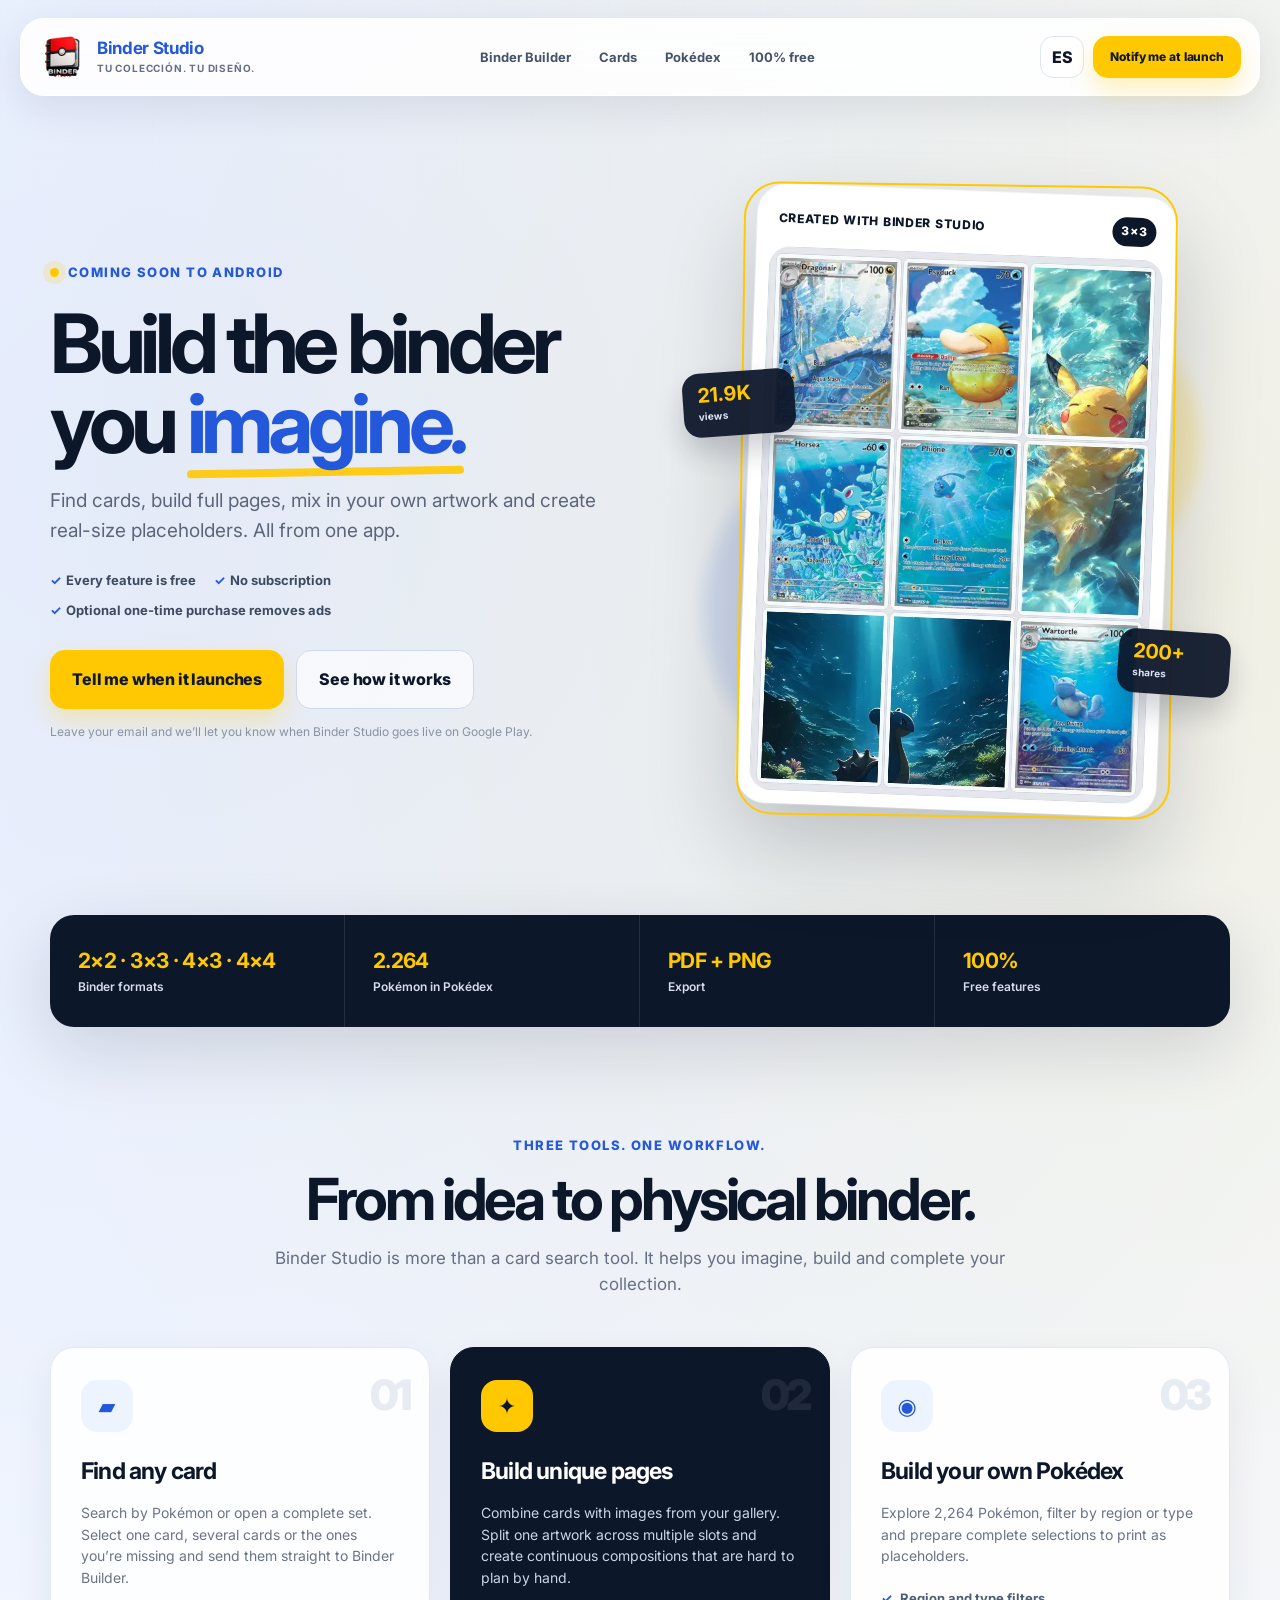
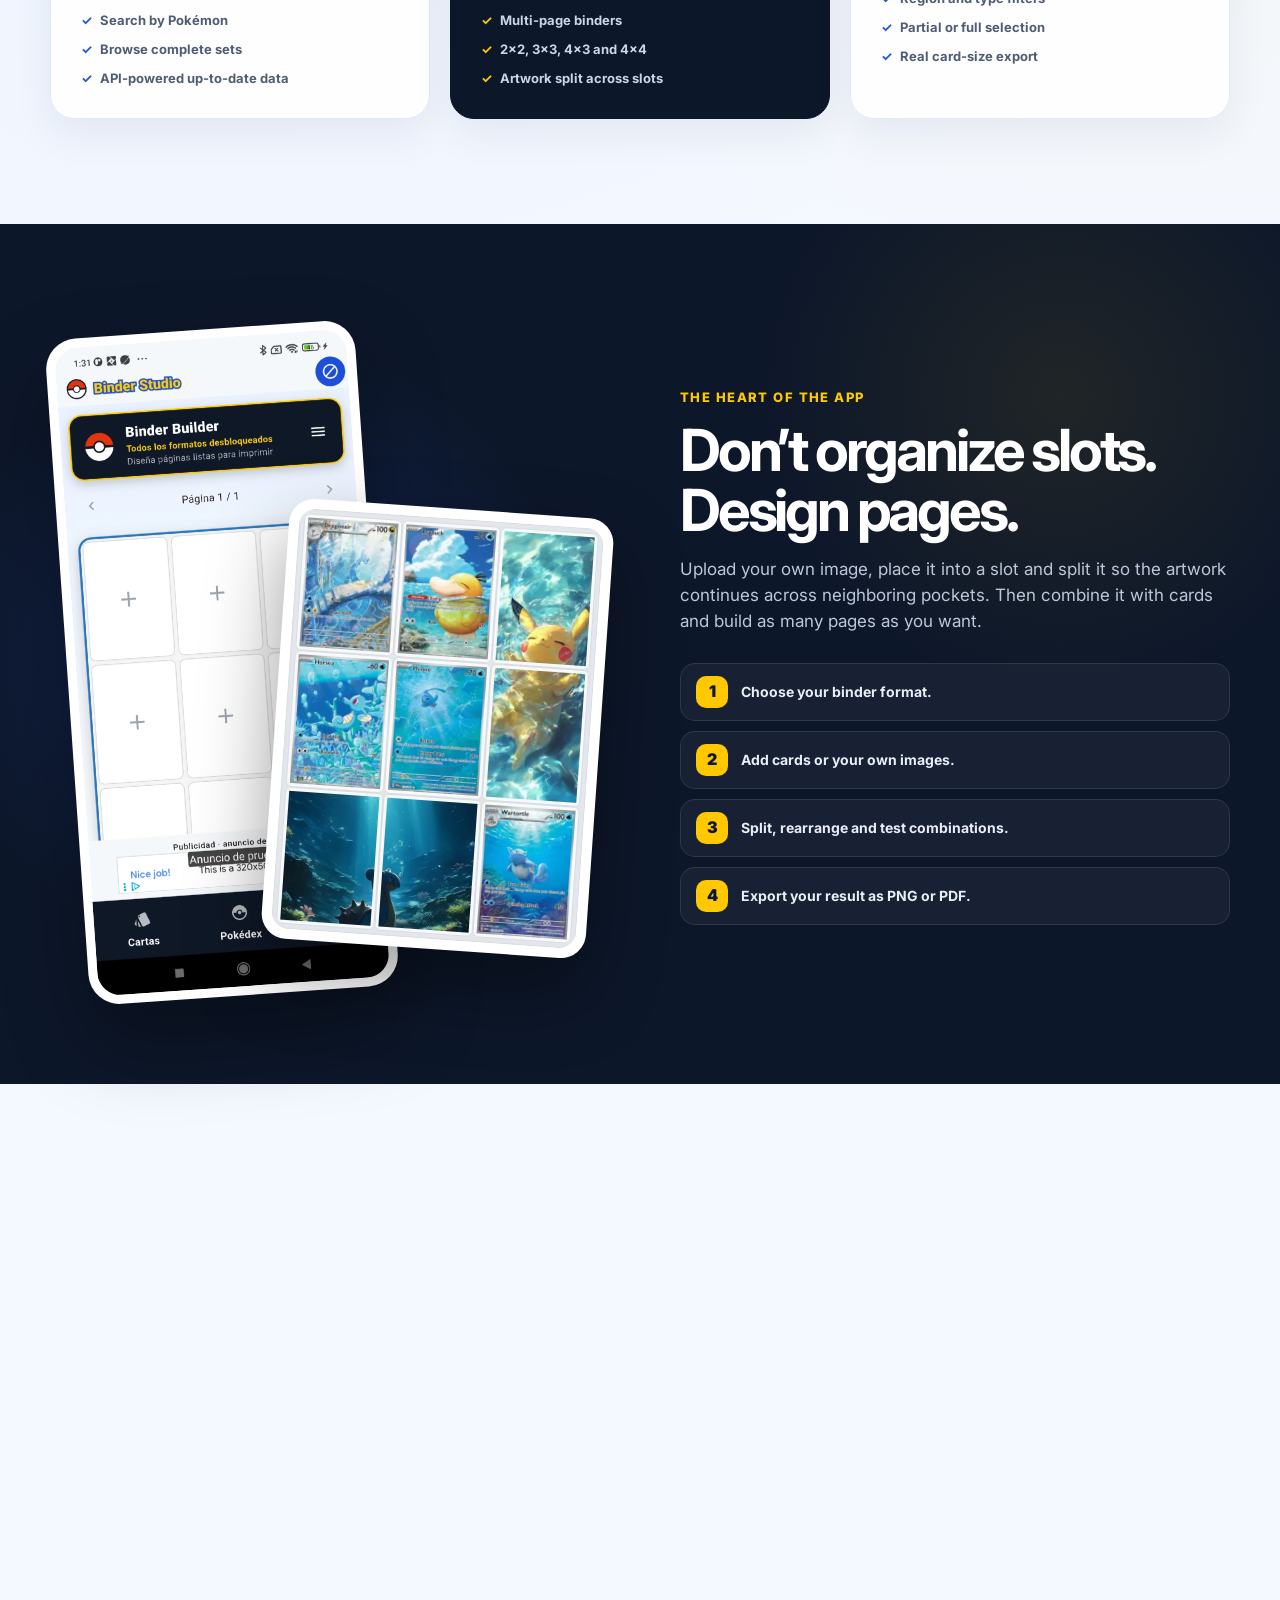
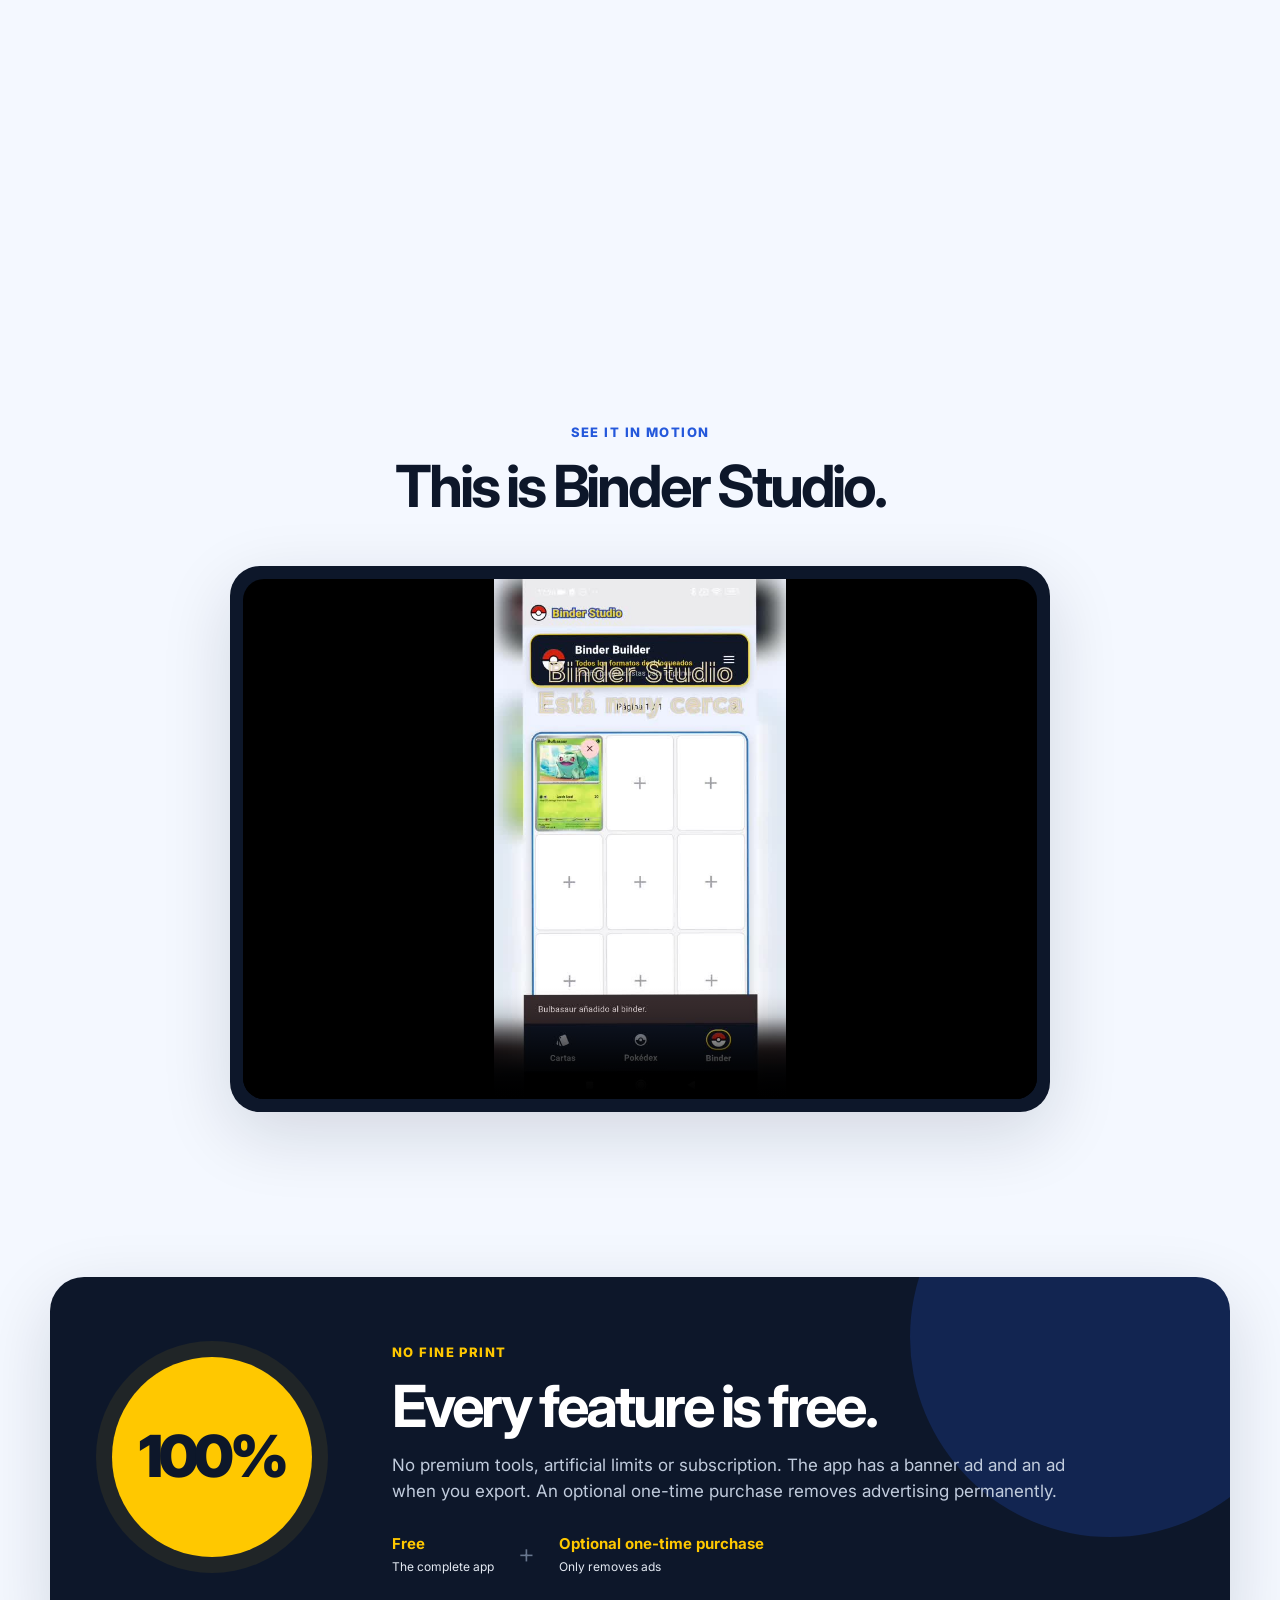
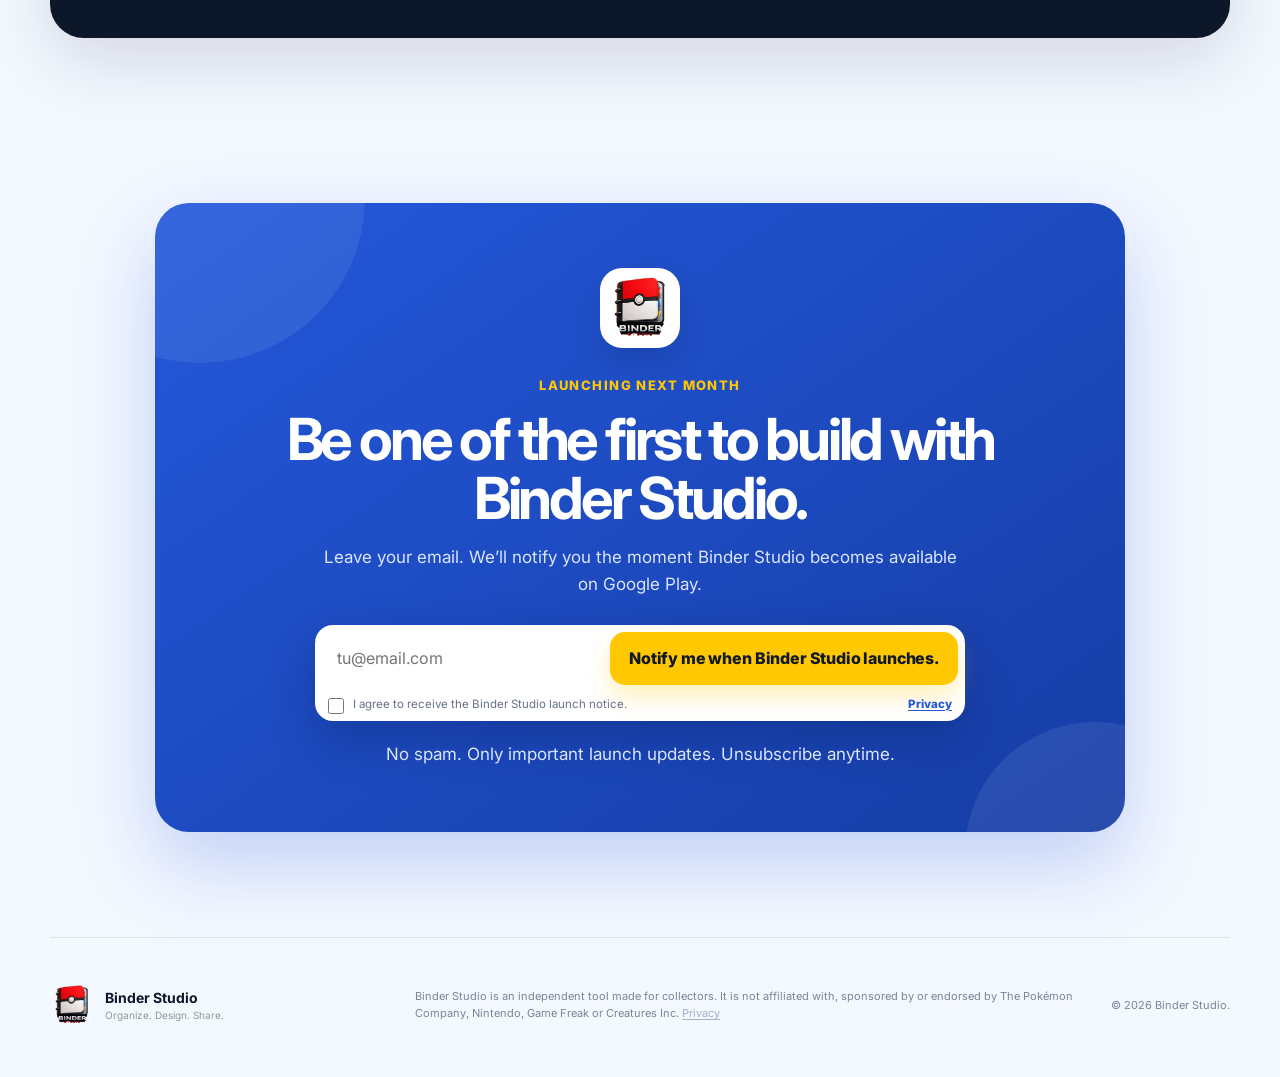
<file: index.html>
<!doctype html>
<html lang="es">
<head>
  <meta charset="utf-8" />
  <meta name="viewport" content="width=device-width, initial-scale=1" />
  <meta name="theme-color" content="#0d172a" />
  <meta name="description" content="Binder Studio: diseña tus páginas de binder, encuentra cartas Pokémon, crea placeholders e integra tus propios artes. Todas las funciones gratis." />

  <!-- FASE 7 — SEO y compartir en redes.
       Si cambias de dominio, actualiza también: robots.txt, sitemap.xml y SITE_URL en config.js -->
  <link rel="canonical" href="https://siokpro.github.io/binder-studio-landing/" />

  <meta property="og:title" content="Binder Studio — Diseña el binder que imaginas" />
  <meta property="og:description" content="Busca cartas, crea páginas personalizadas, divide tus propios artes y exporta placeholders. Todas las funciones gratis." />
  <meta property="og:type" content="website" />
  <meta property="og:site_name" content="Binder Studio" />
  <meta property="og:url" content="https://siokpro.github.io/binder-studio-landing/" />
  <meta property="og:locale" content="es_ES" />
  <meta property="og:locale:alternate" content="en_US" />
  <meta property="og:image" content="https://siokpro.github.io/binder-studio-landing/assets/og-image.jpg" />
  <meta property="og:image:width" content="1024" />
  <meta property="og:image:height" content="500" />
  <meta property="og:image:alt" content="Banner de Binder Studio con páginas de binder de cartas Pokémon" />
  <meta name="twitter:card" content="summary_large_image" />
  <meta name="twitter:title" content="Binder Studio — Diseña el binder que imaginas" />
  <meta name="twitter:description" content="Busca cartas, crea páginas personalizadas, divide tus propios artes y exporta placeholders. Todas las funciones gratis." />
  <meta name="twitter:image" content="https://siokpro.github.io/binder-studio-landing/assets/og-image.jpg" />

  <title>Binder Studio — Diseña el binder que imaginas</title>
  <link rel="icon" href="assets/logo-256.png" />
  <link rel="apple-touch-icon" href="assets/logo-256.png" />
  <link rel="preconnect" href="https://fonts.googleapis.com">
  <link rel="preconnect" href="https://fonts.gstatic.com" crossorigin>
  <link href="https://fonts.googleapis.com/css2?family=Inter:wght@400;500;600;700;800;900&display=swap" rel="stylesheet">
  <!-- Fase 8 — LCP: la imagen del hero y el poster del vídeo se descargan cuanto antes -->
  <link rel="preload" as="image" href="assets/water-page.webp" fetchpriority="high">
  <link rel="preload" as="image" href="assets/demo-poster.jpg">
  <link rel="stylesheet" href="styles.css?v=13" />
</head>
<body>
  <div class="page-shell">
    <header class="site-header" id="top">
      <a class="brand" href="#top" aria-label="Binder Studio, inicio">
        <img src="assets/logo-256.png" alt="Binder Studio" width="47" height="47" />
        <span class="brand-copy">
          <strong>Binder Studio</strong>
          <small>Tu colección. Tu diseño.</small>
        </span>
      </a>

      <nav class="desktop-nav" aria-label="Navegación principal">
        <a href="#builder" data-i18n="nav_builder">Binder Builder</a>
        <a href="#cards" data-i18n="nav_cards">Cartas</a>
        <a href="#pokedex" data-i18n="nav_pokedex">Pokédex</a>
        <a href="#free" data-i18n="nav_free">100% gratis</a>
      </nav>

      <div class="header-actions">
        <button class="lang-toggle" id="langToggle" type="button" aria-label="Cambiar idioma">EN</button>
        <a class="button button-small button-primary" href="#waitlist" data-i18n="nav_cta">Avísame al lanzamiento</a>
      </div>
    </header>

    <main>
      <section class="hero section-pad">
        <div class="hero-copy reveal">
          <div class="eyebrow"><span class="pulse-dot"></span><span data-i18n="hero_eyebrow">Próximamente en Android</span></div>
          <h1 data-i18n-html="hero_title">Diseña el binder que <span>imaginas.</span></h1>
          <p class="hero-lead" data-i18n="hero_lead">Busca cartas, construye páginas completas, mezcla tus propios artes y prepara placeholders a tamaño real. Todo desde una sola app.</p>

          <div class="hero-points">
            <span><b>✓</b> <span data-i18n="hero_point1">Todas las funciones gratis</span></span>
            <span><b>✓</b> <span data-i18n="hero_point2">Sin suscripción</span></span>
            <span><b>✓</b> <span data-i18n="hero_point3">Pago único opcional para quitar anuncios</span></span>
          </div>

          <div class="hero-actions">
            <a class="button button-primary button-large" href="#waitlist" data-i18n="hero_cta">Quiero enterarme el primero</a>
            <a class="button button-ghost button-large" href="#how" data-i18n="hero_secondary">Ver cómo funciona</a>
            <!-- Fase 3: botón de Google Play (solo aparece con SHOW_PLAY_STORE_CTA=true y PLAY_STORE_URL en config.js) -->
            <div class="play-cta-slot" data-play-cta-slot="hero"></div>
          </div>

          <p class="microcopy" data-i18n="hero_micro">Deja tu email y te avisaremos cuando Binder Studio esté disponible en Google Play.</p>
        </div>

        <div class="hero-visual reveal delay-1">
          <div class="glow glow-yellow"></div>
          <div class="glow glow-blue"></div>
          <div class="hero-card">
            <div class="hero-card-topline">
              <span data-i18n="hero_visual_label">Creado con Binder Studio</span>
              <span class="tiny-pill">3×3</span>
            </div>
            <img src="assets/water-page.webp" alt="Página de binder acuática con Pikachu, Psyduck y cartas Pokémon" width="614" height="848" fetchpriority="high" />
          </div>
          <div class="floating-note note-a"><strong>21.9K</strong><span data-i18n="proof_views">visualizaciones</span></div>
          <div class="floating-note note-b"><strong>200+</strong><span data-i18n="proof_shares">compartidos</span></div>
        </div>
      </section>

      <section class="proof-strip" aria-label="Características principales">
        <div><strong>2×2 · 3×3 · 4×3 · 4×4</strong><span data-i18n="strip_formats">Formatos de binder</span></div>
        <div><strong>2.264</strong><span data-i18n="strip_pokedex">Pokémon en Pokédex</span></div>
        <div><strong>PDF + PNG</strong><span data-i18n="strip_export">Exportación</span></div>
        <div><strong>100%</strong><span data-i18n="strip_free">Funciones gratuitas</span></div>
      </section>

      <section class="showcase section-pad" id="how">
        <div class="section-heading centered reveal">
          <span class="section-kicker" data-i18n="how_kicker">Tres herramientas. Un solo flujo.</span>
          <h2 data-i18n="how_title">De la idea al binder físico.</h2>
          <p data-i18n="how_lead">Binder Studio no es solo un buscador de cartas. Está pensado para ayudarte a imaginar, construir y completar tu colección.</p>
        </div>

        <div class="feature-grid">
          <article class="feature-card reveal" id="cards">
            <div class="feature-number">01</div>
            <div class="feature-icon cards-icon">▰</div>
            <h3 data-i18n="cards_title">Encuentra cualquier carta</h3>
            <p data-i18n="cards_text">Busca por Pokémon o abre un set completo. Selecciona una carta, varias o las que te faltan y mándalas al Binder Builder.</p>
            <ul>
              <li data-i18n="cards_li1">Búsqueda por Pokémon</li>
              <li data-i18n="cards_li2">Exploración por sets</li>
              <li data-i18n="cards_li3">Datos actualizados mediante API</li>
            </ul>
          </article>

          <article class="feature-card featured reveal delay-1" id="builder">
            <div class="feature-number">02</div>
            <div class="feature-icon builder-icon">✦</div>
            <h3 data-i18n="builder_title">Construye páginas únicas</h3>
            <p data-i18n="builder_text">Combina cartas e imágenes de tu galería. Divide un artwork entre varios huecos y crea composiciones continuas imposibles de planificar a mano.</p>
            <ul>
              <li data-i18n="builder_li1">Binders multipágina</li>
              <li data-i18n="builder_li2">2×2, 3×3, 4×3 y 4×4</li>
              <li data-i18n="builder_li3">Artwork dividido entre slots</li>
            </ul>
          </article>

          <article class="feature-card reveal delay-2" id="pokedex">
            <div class="feature-number">03</div>
            <div class="feature-icon pokedex-icon">◉</div>
            <h3 data-i18n="pokedex_title">Crea tu propia Pokédex</h3>
            <p data-i18n="pokedex_text">Explora 2.264 Pokémon, filtra por región o tipo y prepara selecciones completas para imprimirlas como placeholders.</p>
            <ul>
              <li data-i18n="pokedex_li1">Filtros por región y tipo</li>
              <li data-i18n="pokedex_li2">Selección parcial o completa</li>
              <li data-i18n="pokedex_li3">Exportación a tamaño carta</li>
            </ul>
          </article>
        </div>
      </section>

      <section class="builder-demo section-pad navy-section">
        <div class="demo-media reveal">
          <div class="phone-frame phone-a">
            <picture>
              <source srcset="assets/builder.webp" type="image/webp">
              <img src="assets/builder.png" alt="Binder Builder de Binder Studio" width="921" height="2048" loading="lazy" />
            </picture>
          </div>
          <div class="demo-art-card">
            <img src="assets/water-page.webp" alt="Ejemplo final de una página personalizada" width="614" height="848" loading="lazy" />
          </div>
        </div>

        <div class="demo-copy reveal delay-1">
          <span class="section-kicker yellow" data-i18n="builder_kicker">La joya de la corona</span>
          <h2 data-i18n-html="builder_big_title">No organices huecos.<br>Diseña páginas.</h2>
          <p data-i18n="builder_big_text">Carga una imagen propia, colócala en un hueco y divídela para continuarla por los slots contiguos. Después mezcla el artwork con tus cartas y crea tantas páginas como quieras.</p>
          <div class="step-list">
            <div><span>1</span><p data-i18n="step1">Elige el formato de tu binder.</p></div>
            <div><span>2</span><p data-i18n="step2">Añade cartas o imágenes propias.</p></div>
            <div><span>3</span><p data-i18n="step3">Divide, recoloca y prueba combinaciones.</p></div>
            <div><span>4</span><p data-i18n="step4">Exporta tu resultado en PNG o PDF.</p></div>
          </div>
        </div>
      </section>

      <section class="search-demo section-pad">
        <div class="search-copy reveal">
          <span class="section-kicker" data-i18n="search_kicker">Placeholder en segundos</span>
          <h2 data-i18n="search_title">¿Te falta una carta? Reserva su sitio.</h2>
          <p data-i18n="search_text">Selecciona las cartas que aún no tienes y expórtalas a PDF a tamaño real. Imprímelas y sabrás exactamente qué falta en cada hueco de tu colección.</p>
          <div class="tag-cloud">
            <span data-i18n="tag_master">Master sets</span>
            <span data-i18n="tag_missing">Cartas faltantes</span>
            <span data-i18n="tag_print">Tamaño real</span>
            <span data-i18n="tag_pdf">PDF listo para imprimir</span>
          </div>
        </div>
        <div class="search-media reveal delay-1">
          <div class="phone-frame phone-search">
            <picture>
              <source srcset="assets/search.webp" type="image/webp">
              <img src="assets/search.png" alt="Buscador de cartas Pokémon de Binder Studio" width="921" height="2048" loading="lazy" />
            </picture>
          </div>
        </div>
      </section>

      <section class="video-section section-pad">
        <div class="section-heading centered reveal">
          <span class="section-kicker" data-i18n="video_kicker">Míralo en movimiento</span>
          <h2 data-i18n="video_title">Así se siente Binder Studio.</h2>
        </div>
        <div class="video-shell reveal delay-1">
          <video controls muted playsinline preload="none" poster="assets/demo-poster.jpg" width="512" height="910">
            <source src="assets/demo.mp4" type="video/mp4" />
          </video>
        </div>
      </section>

      <section class="free-section section-pad" id="free">
        <div class="free-card reveal">
          <div class="free-badge">100%</div>
          <div class="free-copy">
            <span class="section-kicker yellow" data-i18n="free_kicker">Sin letra pequeña</span>
            <h2 data-i18n="free_title">Todas las funciones son gratis.</h2>
            <p data-i18n="free_text">No hay funciones premium, límites artificiales ni suscripción. La app incluye un banner y un anuncio al exportar. Si quieres eliminarlos, existe una compra única opcional.</p>
            <div class="free-comparison">
              <div><strong data-i18n="free_left_title">Gratis</strong><span data-i18n="free_left_text">La app completa</span></div>
              <div class="divider">+</div>
              <div><strong data-i18n="free_right_title">Pago único opcional</strong><span data-i18n="free_right_text">Solo elimina anuncios</span></div>
            </div>
          </div>
        </div>
      </section>

      <section class="waitlist section-pad" id="waitlist">
        <div class="waitlist-card reveal">
          <div class="waitlist-logo"><img src="assets/logo-256.png" alt="" aria-hidden="true" width="68" height="68" /></div>
          <span class="section-kicker yellow" data-i18n="wait_kicker">Lanzamiento el próximo mes</span>
          <h2 data-i18n="wait_title">Sé de los primeros en construir con Binder Studio.</h2>
          <p data-i18n="wait_text">Déjanos tu email. Te avisaremos en cuanto Binder Studio esté disponible en Google Play.</p>

          <!-- Kit solo actúa como backend: action + method + name del email.
               La redirección a gracias.html se configura en el panel de Kit. -->
          <form class="signup-form" id="signupForm" action="https://app.kit.com/forms/9929062/subscriptions" method="post" novalidate>
            <label class="sr-only" for="email" data-i18n="email_label">Tu email</label>
            <input id="email" type="email" name="email_address" autocomplete="email" placeholder="tu@email.com" required />
            <button class="button button-primary" type="submit" data-i18n="wait_cta">Avísame cuando Binder Studio esté disponible.</button>
            <div class="consent-row">
              <input id="consent" name="consent_launch" type="checkbox" value="yes" required />
              <label for="consent" data-i18n="consent_label">Quiero recibir el aviso de lanzamiento de Binder Studio.</label>
              <a class="consent-link" href="privacidad.html" data-i18n="privacy_link">Privacidad</a>
            </div>
            <!-- Fase 4/10: procedencia (UTM) → se rellenan solos desde la sesión.
                 Kit espera los custom fields como fields[nombre] (formato de su HTML oficial). -->
            <input type="hidden" name="fields[utm_source]" data-utm-hidden="utm_source" />
            <input type="hidden" name="fields[utm_medium]" data-utm-hidden="utm_medium" />
            <input type="hidden" name="fields[utm_campaign]" data-utm-hidden="utm_campaign" />
            <input type="hidden" name="fields[utm_content]" data-utm-hidden="utm_content" />
          </form>
          <p class="form-status" id="formStatus" role="status" aria-live="polite"></p>
          <!-- Fase 3: botón de Google Play para la sección final -->
          <div class="play-cta-slot" data-play-cta-slot="waitlist"></div>
          <p class="privacy-note" data-i18n="privacy">Nada de spam. Solo información importante sobre el lanzamiento. Podrás darte de baja cuando quieras.</p>
        </div>
      </section>
    </main>

    <footer class="site-footer">
      <div class="footer-brand">
        <img src="assets/logo-256.png" alt="Binder Studio" width="44" height="44" />
        <div><strong>Binder Studio</strong><span data-i18n="footer_tagline">Organiza. Diseña. Comparte.</span></div>
      </div>
      <p class="footer-disclaimer"><span data-i18n="footer_disclaimer">Binder Studio es una herramienta independiente creada para coleccionistas. No está afiliada, patrocinada ni respaldada por The Pokémon Company, Nintendo, Game Freak o Creatures Inc.</span> <a href="privacidad.html" data-i18n="privacy_link">Privacidad</a></p>
      <p class="footer-copy">© 2026 Binder Studio.</p>
    </footer>
  </div>

  <script src="config.js?v=12" defer></script>
  <script src="script.js?v=12" defer></script>
</body>
</html>
</file>
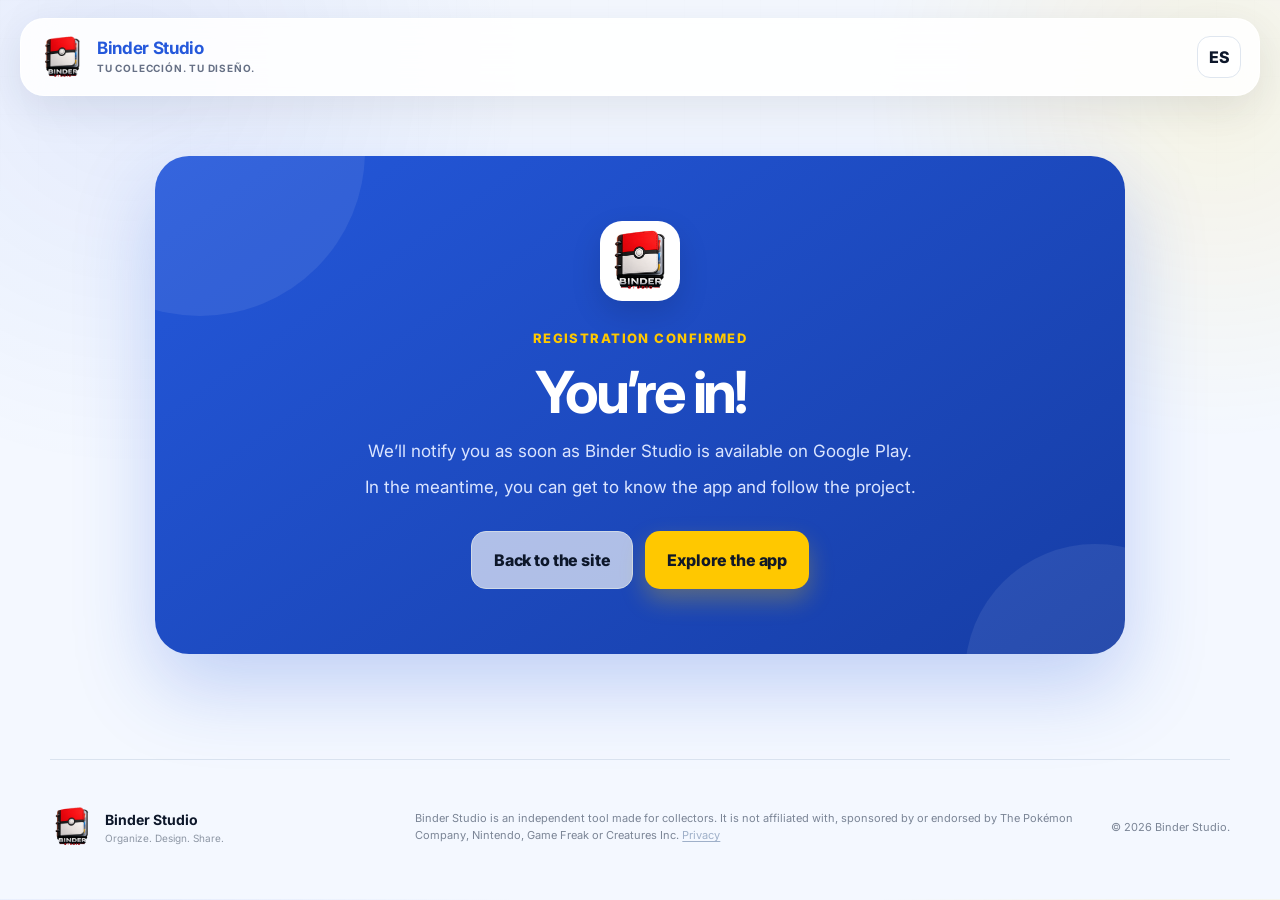
<file: gracias.html>
<!doctype html>
<html lang="es">
<head>
  <meta charset="utf-8" />
  <meta name="viewport" content="width=device-width, initial-scale=1" />
  <meta name="theme-color" content="#0d172a" />
  <meta name="description" content="¡Ya estás dentro! Te avisaremos en cuanto Binder Studio esté disponible en Google Play." />
  <meta name="robots" content="noindex, follow" />
  <meta property="og:title" content="Binder Studio — ¡Ya estás dentro!" />
  <meta property="og:description" content="Te avisaremos en cuanto Binder Studio esté disponible en Google Play." />
  <meta property="og:type" content="website" />
  <title>Binder Studio — ¡Ya estás dentro!</title>
  <link rel="icon" href="assets/logo-256.png" />
  <link rel="preconnect" href="https://fonts.googleapis.com">
  <link rel="preconnect" href="https://fonts.gstatic.com" crossorigin>
  <link href="https://fonts.googleapis.com/css2?family=Inter:wght@400;500;600;700;800;900&display=swap" rel="stylesheet">
  <link rel="stylesheet" href="styles.css?v=13" />
</head>
<body class="subpage">
  <div class="page-shell">
    <header class="site-header" id="top">
      <a class="brand" href="index.html" aria-label="Binder Studio, inicio">
        <img src="assets/logo-256.png" alt="Binder Studio" width="47" height="47" />
        <span class="brand-copy">
          <strong>Binder Studio</strong>
          <small>Tu colección. Tu diseño.</small>
        </span>
      </a>
      <div class="header-actions">
        <button class="lang-toggle" id="langToggle" type="button" aria-label="Cambiar idioma">EN</button>
      </div>
    </header>

    <main>
      <section class="waitlist section-pad">
        <div class="waitlist-card thanks-card">
          <div class="waitlist-logo"><img src="assets/logo-256.png" alt="" aria-hidden="true" width="68" height="68" /></div>
          <span class="section-kicker yellow" data-i18n="thanks_kicker">Registro confirmado</span>
          <h1 data-i18n="thanks_title">¡Ya estás dentro!</h1>
          <p data-i18n="thanks_text">Te avisaremos en cuanto Binder Studio esté disponible en Google Play.</p>
          <p data-i18n="thanks_text2">Mientras tanto puedes conocer mejor la aplicación y seguir el proyecto.</p>

          <div class="thanks-actions">
            <a class="button button-ghost button-large" href="index.html" data-i18n="thanks_back">Volver a la web</a>
            <a class="button button-primary button-large" href="index.html#how" data-i18n="thanks_know">Conocer la aplicación</a>
          </div>

          <!-- Fase 3: el botón de Google Play aparece aquí cuando
               SHOW_PLAY_STORE_CTA = true y existe PLAY_STORE_URL en config.js -->
          <div class="play-cta-slot" data-play-cta-slot="thanks"></div>

          <p class="thanks-follow" id="thanksFollow" hidden data-i18n="thanks_follow">Sigue el proyecto aquí:</p>
          <div class="social-row" id="socialRow">
            <a class="social-btn" data-social="tiktok" href="#" target="_blank" rel="noopener" hidden>TikTok</a>
            <a class="social-btn" data-social="instagram" href="#" target="_blank" rel="noopener" hidden>Instagram</a>
            <a class="social-btn" data-social="youtube" href="#" target="_blank" rel="noopener" hidden>YouTube</a>
          </div>
        </div>
      </section>
    </main>

    <footer class="site-footer">
      <div class="footer-brand">
        <img src="assets/logo-256.png" alt="Binder Studio" width="44" height="44" />
        <div><strong>Binder Studio</strong><span data-i18n="footer_tagline">Organiza. Diseña. Comparte.</span></div>
      </div>
      <p class="footer-disclaimer"><span data-i18n="footer_disclaimer">Binder Studio es una herramienta independiente creada para coleccionistas. No está afiliada, patrocinada ni respaldada por The Pokémon Company, Nintendo, Game Freak o Creatures Inc.</span> <a href="privacidad.html" data-i18n="privacy_link">Privacidad</a></p>
      <p class="footer-copy">© 2026 Binder Studio.</p>
    </footer>
  </div>

  <script src="config.js?v=12" defer></script>
  <script src="thanks.js?v=12" defer></script>
</body>
</html>
</file>
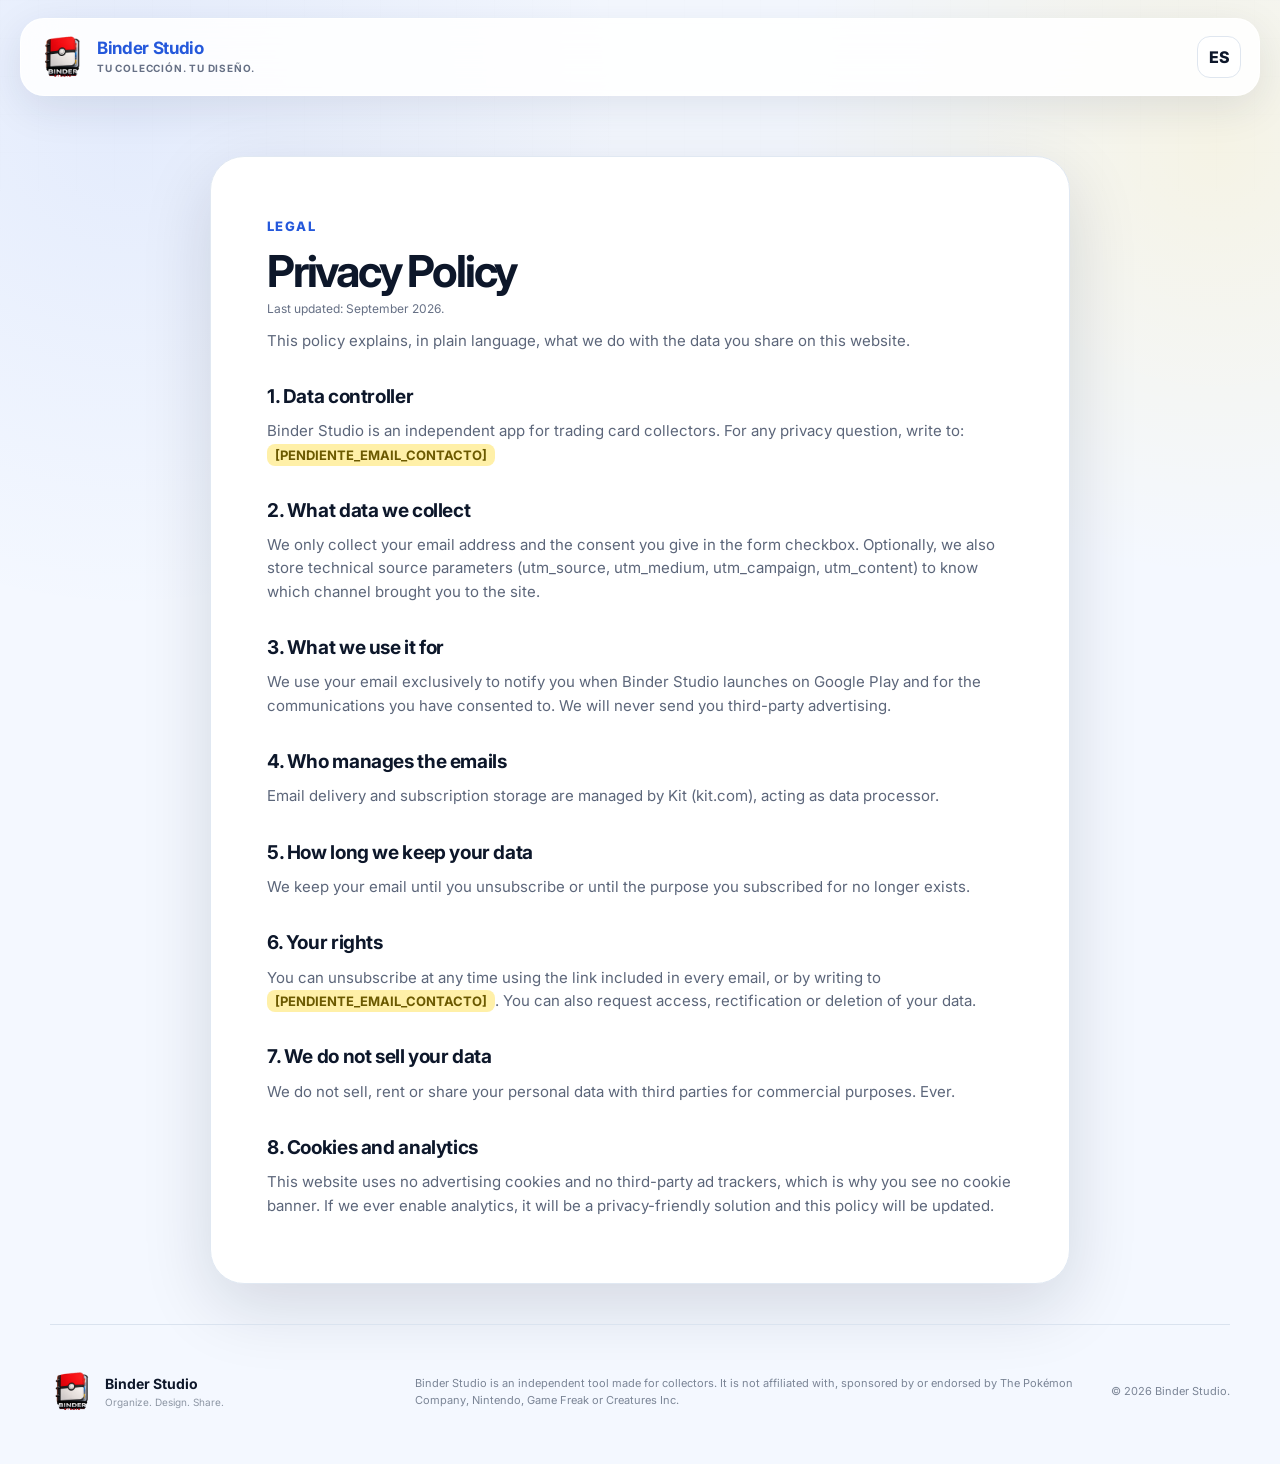
<file: privacidad.html>
<!doctype html>
<html lang="es">
<head>
  <meta charset="utf-8" />
  <meta name="viewport" content="width=device-width, initial-scale=1" />
  <meta name="theme-color" content="#0d172a" />
  <meta name="description" content="Política de privacidad de Binder Studio: recogemos tu email únicamente para avisarte del lanzamiento. Gestión mediante Kit. Sin venta de datos." />
  <title>Privacidad — Binder Studio</title>
  <link rel="icon" href="assets/logo-256.png" />
  <link rel="preconnect" href="https://fonts.googleapis.com">
  <link rel="preconnect" href="https://fonts.gstatic.com" crossorigin>
  <link href="https://fonts.googleapis.com/css2?family=Inter:wght@400;500;600;700;800;900&display=swap" rel="stylesheet">
  <link rel="stylesheet" href="styles.css?v=13" />
</head>
<body class="subpage">
  <div class="page-shell">
    <header class="site-header" id="top">
      <a class="brand" href="index.html" aria-label="Binder Studio, inicio">
        <img src="assets/logo-256.png" alt="Binder Studio" width="47" height="47" />
        <span class="brand-copy">
          <strong>Binder Studio</strong>
          <small>Tu colección. Tu diseño.</small>
        </span>
      </a>
      <div class="header-actions">
        <button class="lang-toggle" id="langToggle" type="button" aria-label="Cambiar idioma">EN</button>
      </div>
    </header>

    <main>
      <section class="legal section-pad">
        <article class="legal-card">
          <span class="section-kicker" data-i18n="priv_kicker">Legal</span>
          <h1 data-i18n="priv_title">Política de Privacidad</h1>
          <p class="legal-updated" data-i18n="priv_updated">Última actualización: septiembre de 2026.</p>
          <p data-i18n="priv_intro">Esta política explica, de forma sencilla, qué hacemos con los datos que nos facilitas en esta web.</p>

          <h2 data-i18n="priv_s1_t">1. Responsable</h2>
          <p><span data-i18n="priv_s1">Binder Studio es una aplicación independiente para coleccionistas de cartas. Para cualquier consulta sobre privacidad puedes escribir a:</span> <span class="pending-email" data-contact-email>[PENDIENTE_EMAIL_CONTACTO]</span></p>

          <h2 data-i18n="priv_s2_t">2. Qué datos recogemos</h2>
          <p data-i18n="priv_s2">Recogemos únicamente tu dirección de email y el consentimiento que marcas en la casilla del formulario. Además, de forma opcional, guardamos parámetros técnicos de procedencia (utm_source, utm_medium, utm_campaign, utm_content) para saber qué canal te trajo hasta la web.</p>

          <h2 data-i18n="priv_s3_t">3. Para qué los usamos</h2>
          <p data-i18n="priv_s3">Usamos tu email exclusivamente para avisarte del lanzamiento de Binder Studio en Google Play y para aquellas comunicaciones para las que hayas dado consentimiento. No te enviaremos publicidad de terceros.</p>

          <h2 data-i18n="priv_s4_t">4. Quién gestiona los emails</h2>
          <p data-i18n="priv_s4">Los envíos de email y el almacenamiento de las suscripciones los gestiona Kit (kit.com), que actúa como encargado de tratamiento.</p>

          <h2 data-i18n="priv_s5_t">5. Cuánto tiempo conservamos tus datos</h2>
          <p data-i18n="priv_s5">Conservamos tu email mientras no pidas la baja o mientras exista la finalidad para la que te suscribiste.</p>

          <h2 data-i18n="priv_s6_t">6. Tus derechos</h2>
          <p><span data-i18n="priv_s6">Puedes darte de baja en cualquier momento desde el enlace que incluye cada email, o escribiéndonos a</span> <span class="pending-email" data-contact-email>[PENDIENTE_EMAIL_CONTACTO]</span><span data-i18n="priv_s6b">. También puedes solicitar el acceso, la rectificación o la eliminación de tus datos.</span></p>

          <h2 data-i18n="priv_s7_t">7. No vendemos tus datos</h2>
          <p data-i18n="priv_s7">No vendemos, alquilamos ni cedemos tus datos personales a terceros con fines comerciales. Nunca.</p>

          <h2 data-i18n="priv_s8_t">8. Cookies y analítica</h2>
          <p data-i18n="priv_s8">Esta web no utiliza cookies publicitarias ni rastreadores de terceros con fines publicitarios; por eso no verás un banner de cookies. Si en el futuro activamos una herramienta de analítica, será una solución respetuosa con la privacidad y esta política se actualizará.</p>
        </article>
      </section>
    </main>

    <footer class="site-footer">
      <div class="footer-brand">
        <img src="assets/logo-256.png" alt="Binder Studio" width="44" height="44" />
        <div><strong>Binder Studio</strong><span data-i18n="footer_tagline">Organiza. Diseña. Comparte.</span></div>
      </div>
      <p class="footer-disclaimer"><span data-i18n="footer_disclaimer">Binder Studio es una herramienta independiente creada para coleccionistas. No está afiliada, patrocinada ni respaldada por The Pokémon Company, Nintendo, Game Freak o Creatures Inc.</span></p>
      <p class="footer-copy">© 2026 Binder Studio.</p>
    </footer>
  </div>

  <script src="config.js?v=12" defer></script>
  <script src="privacy.js?v=12" defer></script>
</body>
</html>
</file>
<file: styles.css>
:root {
  --navy: #0d172a;
  --navy-2: #101f39;
  --blue: #2458db;
  --blue-2: #1b49c2;
  --yellow: #ffc800;
  --yellow-soft: #fff0a8;
  --offwhite: #f4f8ff;
  --surface: #ffffff;
  --ink: #15191f;
  --muted: #667085;
  --line: #dfe6ef;
  --shadow: 0 22px 70px rgba(13, 23, 42, .14);
  --radius-xl: 34px;
  --radius-lg: 24px;
  --max: 1180px;
}

* { box-sizing: border-box; }
html { scroll-behavior: smooth; }
body {
  margin: 0;
  font-family: "Inter", system-ui, -apple-system, BlinkMacSystemFont, "Segoe UI", sans-serif;
  color: var(--ink);
  background:
    radial-gradient(circle at 10% 8%, rgba(36,88,219,.08), transparent 28%),
    radial-gradient(circle at 95% 10%, rgba(255,200,0,.10), transparent 24%),
    var(--offwhite);
  line-height: 1.55;
}
body::before {
  content: "";
  position: fixed;
  inset: 0;
  pointer-events: none;
  opacity: .22;
  background-image: linear-gradient(rgba(13,23,42,.03) 1px, transparent 1px), linear-gradient(90deg, rgba(13,23,42,.03) 1px, transparent 1px);
  background-size: 38px 38px;
  mask-image: linear-gradient(to bottom, #000, transparent 48%);
}
img { max-width: 100%; display: block; height: auto; }
video { max-width: 100%; height: auto; }
a { color: inherit; text-decoration: none; }
button, input { font: inherit; }
button { cursor: pointer; }
.page-shell { overflow: hidden; position: relative; }
.section-pad { padding: 105px max(24px, calc((100vw - var(--max)) / 2)); }

.site-header {
  width: min(calc(100% - 40px), 1240px);
  margin: 18px auto 0;
  min-height: 78px;
  display: flex;
  align-items: center;
  gap: 30px;
  padding: 12px 18px;
  position: sticky;
  top: 14px;
  z-index: 30;
  background: rgba(255,255,255,.88);
  backdrop-filter: blur(18px);
  border: 1px solid rgba(255,255,255,.8);
  border-radius: 24px;
  box-shadow: 0 12px 42px rgba(25,40,66,.10);
}
.brand { display: flex; align-items: center; gap: 11px; min-width: 205px; }
.brand img { width: 47px; height: 47px; object-fit: contain; }
.brand-copy { display: flex; flex-direction: column; line-height: 1.05; }
.brand-copy strong { color: var(--blue); font-size: 17px; letter-spacing: -.02em; }
.brand-copy small { margin-top: 5px; color: var(--muted); font-size: 10px; font-weight: 700; text-transform: uppercase; letter-spacing: .08em; }
.desktop-nav { margin: 0 auto; display: flex; align-items: center; gap: 28px; font-size: 13px; font-weight: 700; color: #46526a; }
.desktop-nav a { transition: color .2s ease; }
.desktop-nav a:hover { color: var(--blue); }
.header-actions { display: flex; gap: 9px; align-items: center; }
.lang-toggle {
  height: 42px; min-width: 44px; border: 1px solid var(--line); border-radius: 13px; background: #fff; font-weight: 800; color: var(--navy);
}

.button {
  border: 0;
  border-radius: 15px;
  display: inline-flex;
  align-items: center;
  justify-content: center;
  font-weight: 800;
  letter-spacing: -.01em;
  transition: transform .2s ease, box-shadow .2s ease, background .2s ease;
}
.button:hover { transform: translateY(-2px); }
.button-primary { background: var(--yellow); color: #111827; box-shadow: 0 11px 24px rgba(255,200,0,.28); }
.button-primary:hover { background: #ffd221; box-shadow: 0 14px 30px rgba(255,200,0,.35); }
.button-small { padding: 12px 17px; font-size: 12px; }
.button-large { min-height: 57px; padding: 16px 22px; }
.button-ghost { border: 1px solid #cfd9e7; color: var(--navy); background: rgba(255,255,255,.65); }

.hero {
  min-height: 730px;
  display: grid;
  grid-template-columns: 1.02fr .98fr;
  align-items: center;
  gap: 64px;
  padding-top: 95px;
}
.hero-copy { position: relative; z-index: 2; }
.eyebrow, .section-kicker {
  display: inline-flex; align-items: center; gap: 9px; color: var(--blue); font-weight: 800; font-size: 13px; text-transform: uppercase; letter-spacing: .11em;
}
.pulse-dot { width: 9px; height: 9px; border-radius: 99px; background: var(--yellow); box-shadow: 0 0 0 7px rgba(255,200,0,.16); }
.hero h1 { margin: 20px 0 22px; max-width: 680px; font-size: clamp(48px, 6.4vw, 84px); line-height: .98; letter-spacing: -.065em; color: var(--navy); }
.hero h1 span { color: var(--blue); position: relative; white-space: nowrap; }
.hero h1 span::after { content:""; position:absolute; height: 8px; background: var(--yellow); left: 0; right: 0; bottom: -3px; border-radius: 99px; transform: rotate(-1deg); z-index: -1; opacity: .9; }
.hero-lead { font-size: 19px; max-width: 660px; color: #5c667a; margin: 0 0 25px; }
.hero-points { display: flex; flex-wrap: wrap; gap: 10px 18px; margin-bottom: 30px; font-size: 13px; font-weight: 700; color: #3d4a60; }
.hero-points span { display: flex; align-items: center; gap: 5px; }
.hero-points b { color: var(--blue); }
.hero-actions { display: flex; flex-wrap: wrap; gap: 12px; }
.microcopy { margin: 14px 0 0; color: #8992a3; font-size: 12px; }

.hero-visual { min-height: 590px; display: grid; place-items: center; position: relative; }
.hero-card {
  width: min(420px, 80vw);
  position: relative;
  z-index: 2;
  padding: 13px;
  border-radius: 30px;
  background: #fff;
  box-shadow: 0 40px 90px rgba(13,23,42,.22), 0 0 0 1px rgba(255,255,255,.8);
  transform: rotate(2.2deg);
}
.hero-card::before { content:""; position:absolute; inset:-7px; border-radius:36px; border: 2px solid var(--yellow); z-index:-1; transform: rotate(-1.4deg); }
.hero-card img { width: 100%; border-radius: 21px; }
.hero-card-topline { display: flex; justify-content: space-between; align-items: center; padding: 7px 8px 13px; color: var(--navy); font-size: 12px; font-weight: 800; text-transform: uppercase; letter-spacing: .06em; }
.tiny-pill { background: var(--navy); color: #fff; border-radius: 99px; padding: 5px 9px; }
.glow { position: absolute; border-radius: 50%; filter: blur(8px); opacity: .6; }
.glow-yellow { width: 300px; height: 300px; background: rgba(255,200,0,.36); top: 100px; right: 30px; }
.glow-blue { width: 330px; height: 330px; background: rgba(36,88,219,.22); bottom: 35px; left: 20px; }
.floating-note {
  position: absolute; z-index: 3; background: rgba(13,23,42,.94); color: #fff; padding: 12px 15px; border-radius: 17px; box-shadow: 0 16px 30px rgba(13,23,42,.2); display:flex; flex-direction:column; min-width: 112px;
}
.floating-note strong { color: var(--yellow); font-size: 20px; line-height: 1; }
.floating-note span { margin-top: 4px; color: #dbe4f4; font-size: 10px; font-weight: 700; }
.note-a { left: 0; top: 180px; transform: rotate(-4deg); }
.note-b { right: 0; bottom: 115px; transform: rotate(4deg); }

.proof-strip {
  width: min(calc(100% - 48px), var(--max));
  margin: 0 auto;
  display: grid; grid-template-columns: repeat(4, 1fr);
  background: var(--navy);
  color: white;
  border-radius: 24px;
  overflow: hidden;
  box-shadow: var(--shadow);
}
.proof-strip div { min-height: 112px; display:flex; flex-direction:column; justify-content:center; padding: 20px 28px; border-right:1px solid rgba(255,255,255,.10); }
.proof-strip div:last-child { border-right: 0; }
.proof-strip strong { color: var(--yellow); font-size: 21px; letter-spacing: -.03em; }
.proof-strip span { color: #d5dceb; font-size: 12px; font-weight: 600; }

.section-heading { max-width: 760px; margin-bottom: 50px; }
.section-heading.centered { text-align:center; margin-left:auto; margin-right:auto; }
.section-heading h2, .demo-copy h2, .search-copy h2, .free-copy h2, .waitlist-card h2 { margin: 13px 0 16px; color: var(--navy); font-size: clamp(34px, 4.8vw, 58px); letter-spacing: -.055em; line-height: 1.02; }
.section-heading p, .search-copy p, .demo-copy > p, .free-copy > p, .waitlist-card > p { color:#667085; font-size:17px; margin:0; }
.feature-grid { display:grid; grid-template-columns: repeat(3, 1fr); gap: 20px; }
.feature-card {
  position:relative; padding: 32px 30px 30px; background: rgba(255,255,255,.88); border: 1px solid #e0e8f2; border-radius: var(--radius-lg); box-shadow: 0 15px 40px rgba(27,43,75,.07); overflow:hidden;
}
.feature-card.featured { background: var(--navy); border-color: var(--navy); color:#fff; transform: translateY(-14px); }
.feature-card.featured p, .feature-card.featured li { color:#cbd5e5; }
.feature-card.featured h3 { color:#fff; }
.feature-number { position:absolute; top:14px; right:20px; color:#e7ecf3; font-size:42px; font-weight:900; letter-spacing:-.08em; }
.featured .feature-number { color: rgba(255,255,255,.08); }
.feature-icon { width:52px; height:52px; display:grid; place-items:center; border-radius:16px; margin-bottom:22px; background:#edf3ff; color:var(--blue); font-size:22px; font-weight:900; }
.featured .feature-icon { background: var(--yellow); color:var(--navy); }
.feature-card h3 { margin:0 0 12px; color:var(--navy); font-size:23px; letter-spacing:-.035em; }
.feature-card p { margin:0 0 21px; color:#6a7486; font-size:14px; }
.feature-card ul { list-style:none; padding:0; margin:0; display:grid; gap:9px; }
.feature-card li { color:#4f5d73; font-size:13px; font-weight:700; }
.feature-card li::before { content:"✓"; color:var(--blue); margin-right:8px; }
.featured li::before { color:var(--yellow); }

.navy-section { background: var(--navy); color:#fff; display:grid; grid-template-columns: 1fr 1fr; align-items:center; gap:80px; position:relative; }
.navy-section::after { content:""; position:absolute; inset:0; background: radial-gradient(circle at 20% 50%, rgba(36,88,219,.24), transparent 29%), radial-gradient(circle at 83% 20%, rgba(255,200,0,.08), transparent 24%); pointer-events:none; }
.demo-media, .demo-copy { position:relative; z-index:2; }
.demo-media { min-height:650px; }
.phone-frame { background:#fff; padding:9px; border-radius:31px; box-shadow: 0 38px 80px rgba(0,0,0,.34); overflow:hidden; }
.phone-frame img { border-radius:23px; width:100%; }
.phone-a { width:310px; position:absolute; left:3%; top:0; transform:rotate(-4deg); }
.demo-art-card { width:325px; background:white; padding:10px; border-radius:25px; position:absolute; right:0; bottom:30px; transform:rotate(4deg); box-shadow:0 34px 74px rgba(0,0,0,.38); }
.demo-art-card img { border-radius:17px; }
.section-kicker.yellow { color:var(--yellow); }
.demo-copy h2 { color:white; }
.demo-copy > p { color:#bcc7d9; }
.step-list { display:grid; gap:10px; margin-top:28px; }
.step-list div { display:flex; align-items:center; gap:13px; padding:12px 15px; border:1px solid rgba(255,255,255,.10); background:rgba(255,255,255,.045); border-radius:15px; }
.step-list span { width:32px; height:32px; display:grid; place-items:center; border-radius:10px; background:var(--yellow); color:var(--navy); font-weight:900; }
.step-list p { margin:0; color:#e8edf7; font-size:14px; font-weight:700; }

.search-demo { display:grid; grid-template-columns: .95fr 1.05fr; align-items:center; gap:80px; }
.search-copy { max-width:560px; }
.tag-cloud { display:flex; flex-wrap:wrap; gap:9px; margin-top:27px; }
.tag-cloud span { padding:9px 12px; border-radius:99px; background:#fff; border:1px solid #dce5f0; color:#46546b; font-size:12px; font-weight:700; box-shadow:0 6px 20px rgba(24,38,67,.05); }
.search-media { min-height:590px; display:grid; place-items:center; position:relative; }
.search-media::before { content:""; position:absolute; width:420px; height:420px; border-radius:50%; background:rgba(255,200,0,.16); }
.phone-search { width:320px; position:relative; z-index:1; transform:rotate(3deg); box-shadow:0 38px 80px rgba(30,57,95,.22); }

.video-section { padding-top:35px; }
.video-shell { width:min(820px, 100%); margin:0 auto; border-radius:30px; background:var(--navy); padding:13px; box-shadow:var(--shadow); }
.video-shell video { width:100%; max-height:520px; display:block; border-radius:21px; background:#000; }

.free-section { padding-top:60px; }
.free-card { background:var(--navy); border-radius:var(--radius-xl); padding:62px; display:grid; grid-template-columns:220px 1fr; gap:60px; align-items:center; color:#fff; box-shadow:var(--shadow); position:relative; overflow:hidden; }
.free-card::before { content:""; position:absolute; width:400px; height:400px; right:-80px; top:-140px; border-radius:50%; background:rgba(36,88,219,.22); }
.free-badge { width:200px; height:200px; border-radius:50%; display:grid; place-items:center; background:var(--yellow); color:var(--navy); font-size:58px; font-weight:900; letter-spacing:-.07em; box-shadow:0 0 0 16px rgba(255,200,0,.08); position:relative; z-index:2; }
.free-copy { position:relative; z-index:2; }
.free-copy h2 { color:#fff; }
.free-copy > p { color:#c1ccdd; max-width:720px; }
.free-comparison { display:flex; align-items:center; gap:24px; margin-top:28px; }
.free-comparison div:not(.divider) { display:flex; flex-direction:column; gap:2px; }
.free-comparison strong { color:var(--yellow); font-size:15px; }
.free-comparison span { color:#e3e9f2; font-size:12px; }
.free-comparison .divider { color:#68778f; font-size:27px; font-weight:300; }

.waitlist { padding-top:60px; }
.waitlist-card { max-width:970px; margin:0 auto; text-align:center; border-radius:var(--radius-xl); background:linear-gradient(145deg, var(--blue), #163da5); color:#fff; padding:65px 70px; position:relative; overflow:hidden; box-shadow:0 32px 80px rgba(36,88,219,.25); }
.waitlist-card::before, .waitlist-card::after { content:""; position:absolute; border-radius:50%; background:rgba(255,255,255,.08); }
.waitlist-card::before { width:330px; height:330px; left:-120px; top:-170px; }
.waitlist-card::after { width:260px; height:260px; right:-100px; bottom:-150px; }
.waitlist-logo { width:80px; height:80px; border-radius:22px; background:#fff; display:grid; place-items:center; margin:0 auto 24px; box-shadow:0 12px 30px rgba(0,0,0,.13); position:relative; z-index:2; }
.waitlist-logo img { width:68px; height:68px; object-fit:contain; }
.waitlist-card .section-kicker, .waitlist-card h2, .waitlist-card > p, .signup-form, .privacy-note, .form-status { position:relative; z-index:2; }
.waitlist-card h2 { color:#fff; max-width:760px; margin-left:auto; margin-right:auto; }
.waitlist-card > p { color:#dbe5ff; max-width:640px; margin-left:auto; margin-right:auto; }
.signup-form { max-width:650px; display:grid; grid-template-columns:1fr auto; gap:9px; margin:28px auto 0; background:#fff; padding:7px; border-radius:18px; box-shadow:0 18px 45px rgba(5,20,67,.25); }
.signup-form input { border:0; outline:0; padding:13px 15px; min-width:0; color:var(--ink); background:transparent; }
.signup-form .button { padding:14px 19px; }
.form-status { min-height:20px; margin:12px auto 0; color:#fff6c7; font-size:13px; font-weight:700; }
.privacy-note { margin:2px auto 0; color:#aebfe8; font-size:11px; }

.site-footer { width:min(calc(100% - 48px), var(--max)); margin:0 auto; padding:45px 0 50px; border-top:1px solid #dae3ef; display:grid; grid-template-columns:1fr 2fr auto; gap:35px; align-items:center; color:#7b8596; font-size:11px; }
.footer-brand { display:flex; align-items:center; gap:11px; }
.footer-brand img { width:44px; height:44px; object-fit:contain; }
.footer-brand div { display:flex; flex-direction:column; }
.footer-brand strong { color:var(--navy); font-size:14px; }
.footer-brand span { color:#8d96a4; font-size:10px; }
.site-footer p { margin:0; }
.footer-copy { white-space:nowrap; }

.sr-only { position:absolute !important; width:1px; height:1px; padding:0; margin:-1px; overflow:hidden; clip:rect(0,0,0,0); white-space:nowrap; border:0; }

/* ============================================================
   Añadidos de producción (v1.2) — no modifican los estilos aprobados
   ============================================================ */

/* Fase 1 — consentimiento dentro del formulario */
.consent-row {
  grid-column: 1 / -1;
  display: flex;
  align-items: flex-start;
  gap: 9px;
  text-align: left;
  padding: 2px 6px 0;
}
/* La regla de móvil .signup-form input { min-height:54px } no debe afectar a la casilla */
.signup-form input[type="checkbox"] {
  min-height: 0;
  height: 16px;
  width: 16px;
  padding: 0;
  background: transparent;
  border: 0;
  border-radius: 4px;
}
.consent-row input[type="checkbox"] {
  width: 16px;
  height: 16px;
  margin: 2px 0 0;
  accent-color: var(--yellow);
  flex: none;
  cursor: pointer;
}
.consent-row label {
  color: var(--muted);
  font-size: 11.5px;
  line-height: 1.45;
  cursor: pointer;
}

/* Fase 2 — página de gracias (reutiliza .waitlist-card y .site-header aprobados) */
body.subpage .header-actions { margin-left: auto; }
body.subpage [hidden] { display: none !important; }
.waitlist-card h1 {
  margin: 13px 0 16px; color: #fff; max-width: 760px; margin-left: auto; margin-right: auto;
  font-size: clamp(34px, 4.8vw, 58px); letter-spacing: -.055em; line-height: 1.02;
}
.thanks-card p + p { margin-top: 10px; }
.thanks-actions { display: flex; flex-wrap: wrap; gap: 12px; justify-content: center; margin-top: 30px; }
.waitlist-card .thanks-follow {
  margin: 30px auto 0; color: #aebfe8; font-size: 11px; font-weight: 800;
  text-transform: uppercase; letter-spacing: .09em;
}
.social-row { display: flex; flex-wrap: wrap; gap: 10px; justify-content: center; margin-top: 14px; }
.social-btn {
  padding: 12px 20px; border-radius: 14px; border: 1px solid rgba(255,255,255,.4);
  background: rgba(255,255,255,.06); color: #fff; font-size: 13px; font-weight: 800;
  transition: transform .2s ease, background .2s ease;
}
.social-btn:hover { transform: translateY(-2px); background: rgba(255,255,255,.14); }

@media (max-width: 680px) {
  .thanks-actions { flex-direction: column; }
  .thanks-actions .button { width: 100%; }
}

/* Fase 3 — huecos del botón de Google Play: el botón inyectado se comporta
   como hijo directo del contenedor flex/grid donde se ancle el hueco */
.play-cta-slot { display: contents; }

/* Fase 6 — enlace discreto a Privacidad junto al formulario y en el footer */
.consent-row label { flex: 1; }
.consent-row .consent-link {
  color: var(--blue); font-size: 11.5px; font-weight: 800;
  text-decoration: underline; text-underline-offset: 2px; white-space: nowrap;
}
.privacy-note a {
  color: #dbe5ff;
  text-decoration: underline;
  text-underline-offset: 2px;
}
.privacy-note a:hover { color: #fff; }
.footer-disclaimer a { color: #9fb0c9; text-decoration: underline; text-underline-offset: 2px; }
.footer-disclaimer a:hover { color: #dbe5ff; }

/* Fase 6 — página de privacidad (misma identidad visual) */
.legal { padding-top: 60px; padding-bottom: 40px; }
.legal-card {
  max-width: 860px; margin: 0 auto; background: var(--surface);
  border: 1px solid #e0e8f2; border-radius: var(--radius-xl); padding: 56px;
  box-shadow: var(--shadow);
}
.legal-card h1 {
  margin: 10px 0 6px; color: var(--navy);
  font-size: clamp(30px, 4vw, 44px); letter-spacing: -.05em; line-height: 1.05;
}
.legal-card .legal-updated { color: var(--muted); font-size: 12px; margin-bottom: 10px; }
.legal-card h2 { margin: 30px 0 8px; color: var(--navy); font-size: 19px; letter-spacing: -.02em; }
.legal-card p { margin: 0 0 10px; color: #5c667a; font-size: 15px; }
.pending-email {
  display: inline-block; background: var(--yellow-soft); color: #6b5900;
  border-radius: 8px; padding: 1px 8px; font-weight: 700; font-size: 13px;
}

@media (max-width: 680px) {
  .legal-card { padding: 34px 20px; }
  .consent-row { flex-wrap: wrap; }
}

@media (max-width: 680px) {
  .consent-row { padding: 0 2px; }
}
.reveal { opacity:0; transform:translateY(20px); transition: opacity .65s ease, transform .65s ease; }
.reveal.visible { opacity:1; transform:none; }
.delay-1 { transition-delay:.10s; }
.delay-2 { transition-delay:.18s; }

@media (max-width: 1050px) {
  .desktop-nav { display:none; }
  .site-header { justify-content:space-between; }
  .hero { grid-template-columns:1fr; text-align:center; gap:20px; padding-top:70px; }
  .hero-copy { max-width:780px; margin:0 auto; }
  .hero h1, .hero-lead { margin-left:auto; margin-right:auto; }
  .hero-points, .hero-actions { justify-content:center; }
  .hero-visual { min-height:560px; }
  .proof-strip { grid-template-columns:repeat(2,1fr); }
  .proof-strip div:nth-child(2) { border-right:0; }
  .proof-strip div:nth-child(-n+2) { border-bottom:1px solid rgba(255,255,255,.10); }
  .feature-grid { grid-template-columns:1fr; max-width:720px; margin:0 auto; }
  .feature-card.featured { transform:none; }
  .navy-section, .search-demo { grid-template-columns:1fr; }
  .demo-copy { max-width:700px; }
  .search-copy { max-width:720px; }
  .search-demo { gap:25px; }
  .site-footer { grid-template-columns:1fr; text-align:center; }
  .footer-brand { justify-content:center; }
}

@media (max-width: 680px) {
  .section-pad { padding:78px 18px; }
  .site-header { width:calc(100% - 20px); margin-top:10px; top:8px; min-height:64px; padding:8px 10px; border-radius:18px; }
  .brand { min-width:0; }
  .brand img { width:40px; height:40px; }
  .brand-copy strong { font-size:15px; }
  .brand-copy small { display:none; }
  .header-actions .button { display:none; }
  .lang-toggle { height:40px; }
  .hero { min-height:auto; padding-top:64px; }
  .hero h1 { font-size:clamp(45px, 15vw, 64px); }
  .hero-lead { font-size:16px; }
  .hero-points { display:grid; gap:8px; justify-content:start; width:max-content; max-width:100%; margin-left:auto; margin-right:auto; text-align:left; }
  .hero-actions { display:grid; }
  .hero-actions .button { width:100%; }
  .hero-visual { min-height:490px; }
  .hero-card { width:min(350px, 86vw); }
  .floating-note { padding:10px 12px; }
  .note-a { left:3px; top:120px; }
  .note-b { right:0; bottom:45px; }
  .proof-strip { width:calc(100% - 28px); grid-template-columns:1fr 1fr; }
  .proof-strip div { min-height:94px; padding:16px; }
  .proof-strip strong { font-size:16px; }
  .proof-strip span { font-size:10px; }
  .section-heading h2, .demo-copy h2, .search-copy h2, .free-copy h2, .waitlist-card h2 { font-size:38px; }
  .feature-card { padding:27px 23px; }
  .navy-section { gap:38px; }
  .demo-media { min-height:500px; }
  .phone-a { width:235px; left:0; }
  .demo-art-card { width:230px; right:0; bottom:10px; }
  .search-media { min-height:520px; }
  .phone-search { width:265px; }
  .free-card { padding:44px 24px; grid-template-columns:1fr; gap:28px; text-align:center; }
  .free-badge { width:150px; height:150px; font-size:45px; margin:0 auto; }
  .free-comparison { justify-content:center; flex-wrap:wrap; }
  .waitlist-card { padding:48px 20px; }
  .signup-form { grid-template-columns:1fr; background:transparent; box-shadow:none; padding:0; gap:10px; }
  .signup-form input { min-height:54px; border-radius:14px; background:#fff; padding:14px 15px; }
  .signup-form .button { min-height:54px; }
  .site-footer { width:calc(100% - 36px); padding-bottom:35px; }
}
</file>
